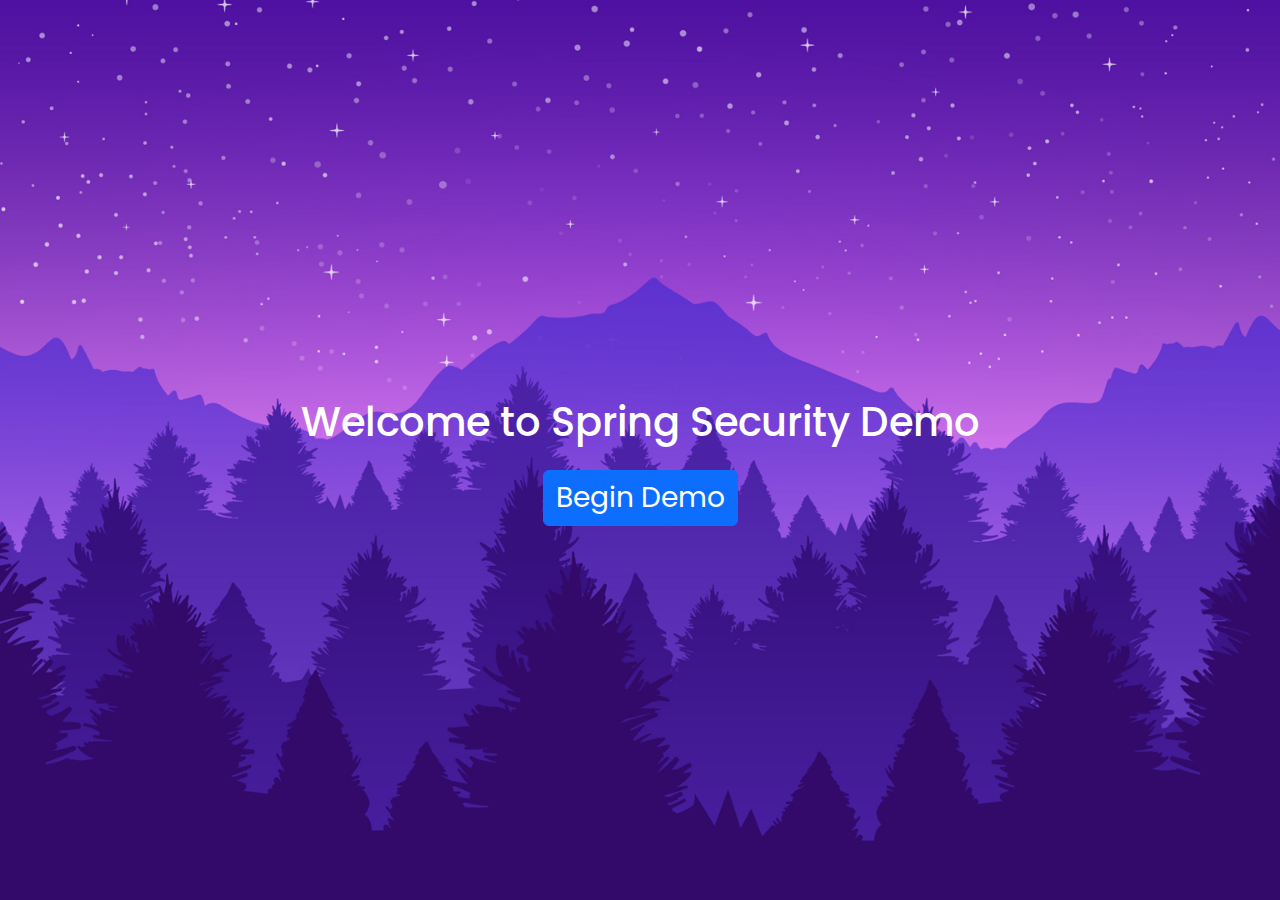
<file: src/main/resources/static/index.html>
<!doctype html>
<html lang="en">
  <head>
    <meta charset="utf-8">
    <meta name="viewport" content="width=device-width, initial-scale=1">
    <title>Login App Demo</title>
    <link rel="stylesheet" href="styles/style.css">
    <link href="https://cdn.jsdelivr.net/npm/bootstrap@5.3.3/dist/css/bootstrap.min.css" rel="stylesheet" integrity="sha384-QWTKZyjpPEjISv5WaRU9OFeRpok6YctnYmDr5pNlyT2bRjXh0JMhjY6hW+ALEwIH" crossorigin="anonymous">
  </head>
  <body>
    <div class="container">
        <h1 class="text-center text-white my-4">Welcome to Spring Security Demo</h1>
        <div class="text-center">
          <a class="btn btn-primary fs-3" href="/registration">Begin Demo</a>
        </div>
    </div>
    <script src="https://cdn.jsdelivr.net/npm/bootstrap@5.3.3/dist/js/bootstrap.bundle.min.js" integrity="sha384-YvpcrYf0tY3lHB60NNkmXc5s9fDVZLESaAA55NDzOxhy9GkcIdslK1eN7N6jIeHz" crossorigin="anonymous"></script>
  </body>
</html>
</file>
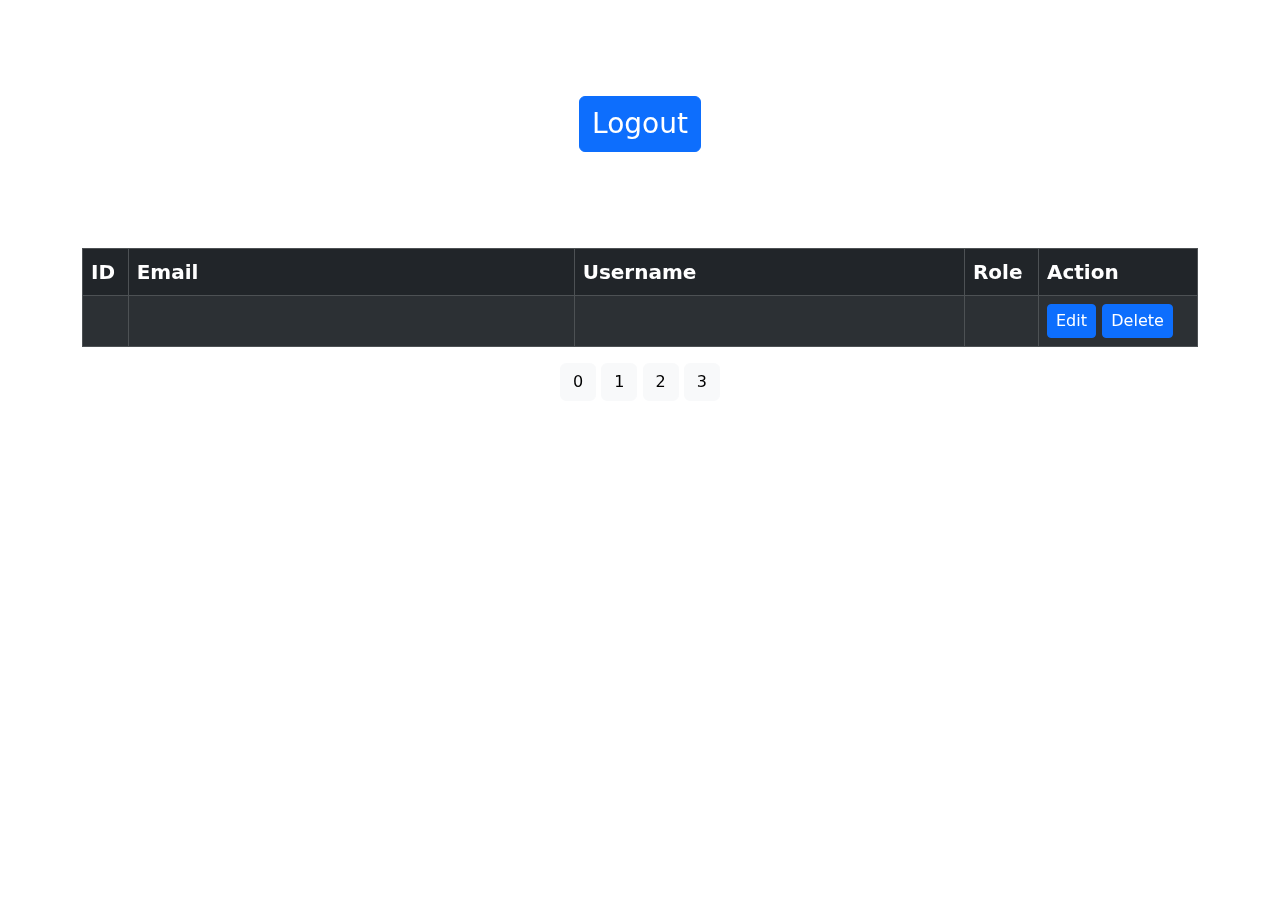
<file: src/main/resources/templates/admin_page.html>
<!doctype html>
<html lang="en" xmlns:th="https://www.thymeleaf.org">
  <head>
    <meta charset="utf-8">
    <meta name="viewport" content="width=device-width, initial-scale=1">
    <title>Login App Demo</title>
    <link rel="stylesheet" th:href="@{styles/style.css}">
    <link href="https://cdn.jsdelivr.net/npm/bootstrap@5.3.3/dist/css/bootstrap.min.css" rel="stylesheet" integrity="sha384-QWTKZyjpPEjISv5WaRU9OFeRpok6YctnYmDr5pNlyT2bRjXh0JMhjY6hW+ALEwIH" crossorigin="anonymous">
  </head>
  <body>
    <div class="container fixed-top">
        
        <h1 class="text-center text-white my-4">Welcome to Admin Page, [[${user.getUsername()}]]</h1>
        
        <div class="text-center">
          <a class="btn btn-primary fs-3" href="/logout">Logout</a>
        </div>
        
        <h1 class="text-center text-white my-4">User List:</h1>
        
        <table class="table table-striped table-hover table-bordered table-dark fs-5 usertable">
        	<thead>
        		<tr>
        			<th>ID</th>
        			<th>Email</th>
        			<th>Username</th>
        			<th>Role</th>
        			<th>Action</th>
        		</tr>
        	</thead>
        	
        	<tbody>
        		<tr th:each="userCell: ${users}">
        			<td th:text="${userCell.id}"></td>
        			<td th:text="${userCell.email}" width = "40%"></td>
        			<td th:text="${userCell.username}" width = "35%"></td>
        			<td th:text="${userCell.role}"></td>
        			<td style="white-space: nowrap">
  						<a class="btn btn-primary btn-sm fs-6"
  							th:href="@{/users/edit(id=${userCell.id})}"
  							 th:if="${userCell.role} != 'ADMIN'">Edit</a>
  						<a class="btn btn-primary btn-sm fs-6"
  							th:href="@{/users/delete(id=${userCell.id})}"
  							onclick="return confirm('Are you sure?')"
  							 th:if="${userCell.role} != 'ADMIN'">Delete</a>
  					</td>
        		</tr>
        	</tbody>
        </table>
        
        <div class="text-center">
          <a class="btn btn-light fs-6" href="/admin-page?page=0">0</a>
          <a class="btn btn-light fs-6" href="/admin-page?page=1">1</a>
          <a class="btn btn-light fs-6" href="/admin-page?page=2">2</a>
          <a class="btn btn-light fs-6" href="/admin-page?page=3">3</a>
        </div>
        
    </div>
    <script src="https://cdn.jsdelivr.net/npm/bootstrap@5.3.3/dist/js/bootstrap.bundle.min.js" integrity="sha384-YvpcrYf0tY3lHB60NNkmXc5s9fDVZLESaAA55NDzOxhy9GkcIdslK1eN7N6jIeHz" crossorigin="anonymous"></script>
  </body>
</html>
</file>
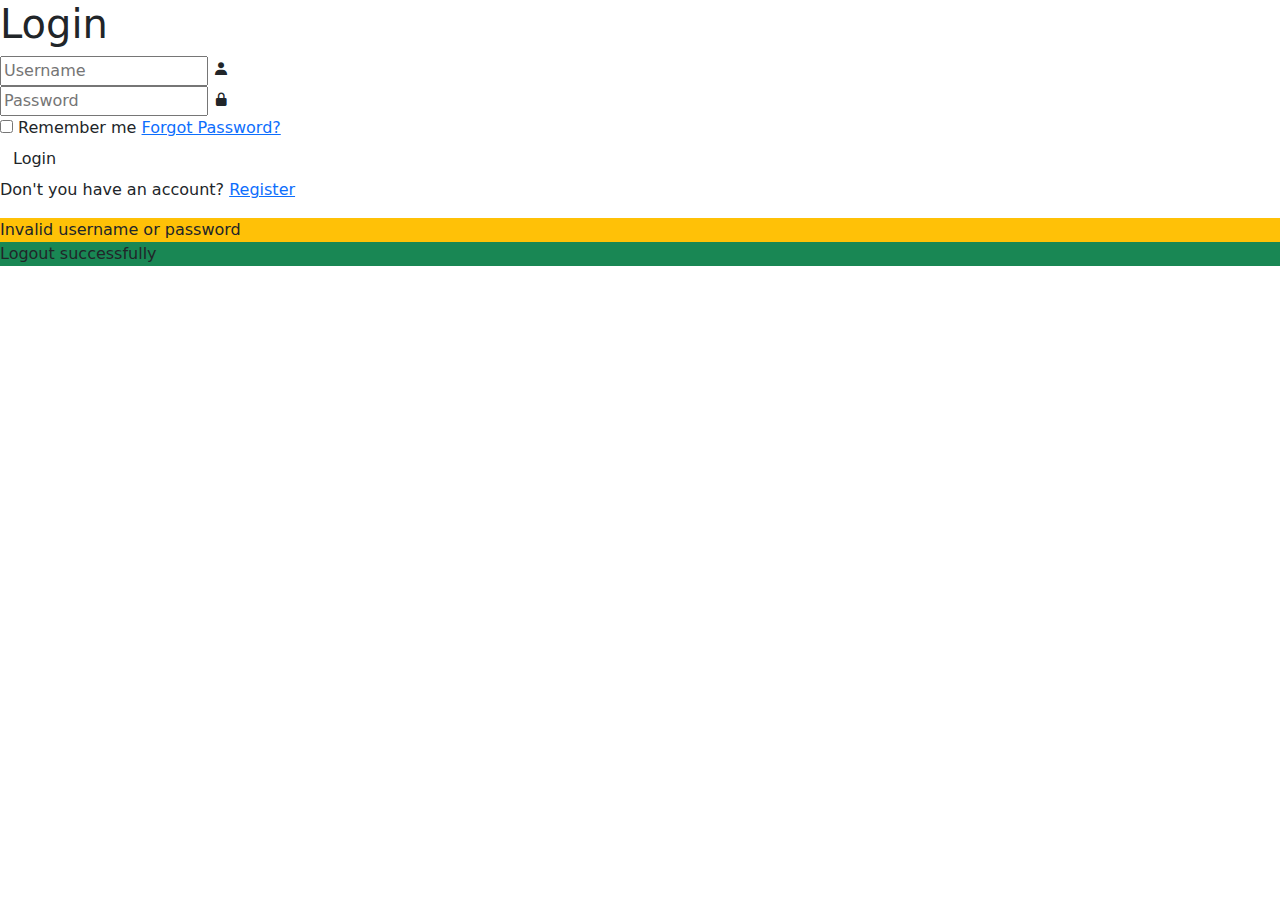
<file: src/main/resources/templates/login_form.html>
<!DOCTYPE html>
<html xlmns:th="https://www.thymeleaf.org">

<head>
    <meta charset="UTF-8">
    <meta http-equiv="X-UA-Compatible" content="IE-edge">
    <meta name="viewport" content="width-device-width, intial-scale=1.0">
    <title>Login App Demo</title>
    <link rel="stylesheet" th:href="@{styles/style.css}">
    <link href="https://cdn.jsdelivr.net/npm/bootstrap@5.3.3/dist/css/bootstrap.min.css" rel="stylesheet" integrity="sha384-QWTKZyjpPEjISv5WaRU9OFeRpok6YctnYmDr5pNlyT2bRjXh0JMhjY6hW+ALEwIH" crossorigin="anonymous">
    <link href='https://unpkg.com/boxicons@2.1.4/css/boxicons.min.css' rel='stylesheet'>
</head>

<body>

    <div class="wrapper">
        <form 
        th:action="@{/login}"
        method="post">
        
            <h1>Login</h1>
            
            <div class="input-box">
                <input type="text" 
                id="username"
                name="username"
                placeholder="Username" 
                required>
                <i class='bx bxs-user'></i>
            </div>
            
            <div class="input-box">
                <input type="password"
                id="password" 
                name="password"
                placeholder="Password" 
                required>
                <i class='bx bxs-lock-alt' ></i>
            </div>

            <div class="remember-forgot">
                <label><input type="checkbox"> Remember me
                </label>
                <a href="#">Forgot Password?</a>
            </div>

            <button type="submit" class="btn">Login</button>

            <div class="register-link">
                <p>Don't you have an account? <a href="/registration">Register</a></p>
            </div>
        </form>

        <div class="message bg-warning" th:if="${param.error}">
            Invalid username or password
        </div>

        <div class="message bg-success" th:if="${param.logout}">
            Logout successfully
        </div>
        
    </div>
    
    <script src="https://cdn.jsdelivr.net/npm/bootstrap@5.3.3/dist/js/bootstrap.bundle.min.js" integrity="sha384-YvpcrYf0tY3lHB60NNkmXc5s9fDVZLESaAA55NDzOxhy9GkcIdslK1eN7N6jIeHz" crossorigin="anonymous"></script>
  
</body>

</html>
</file>
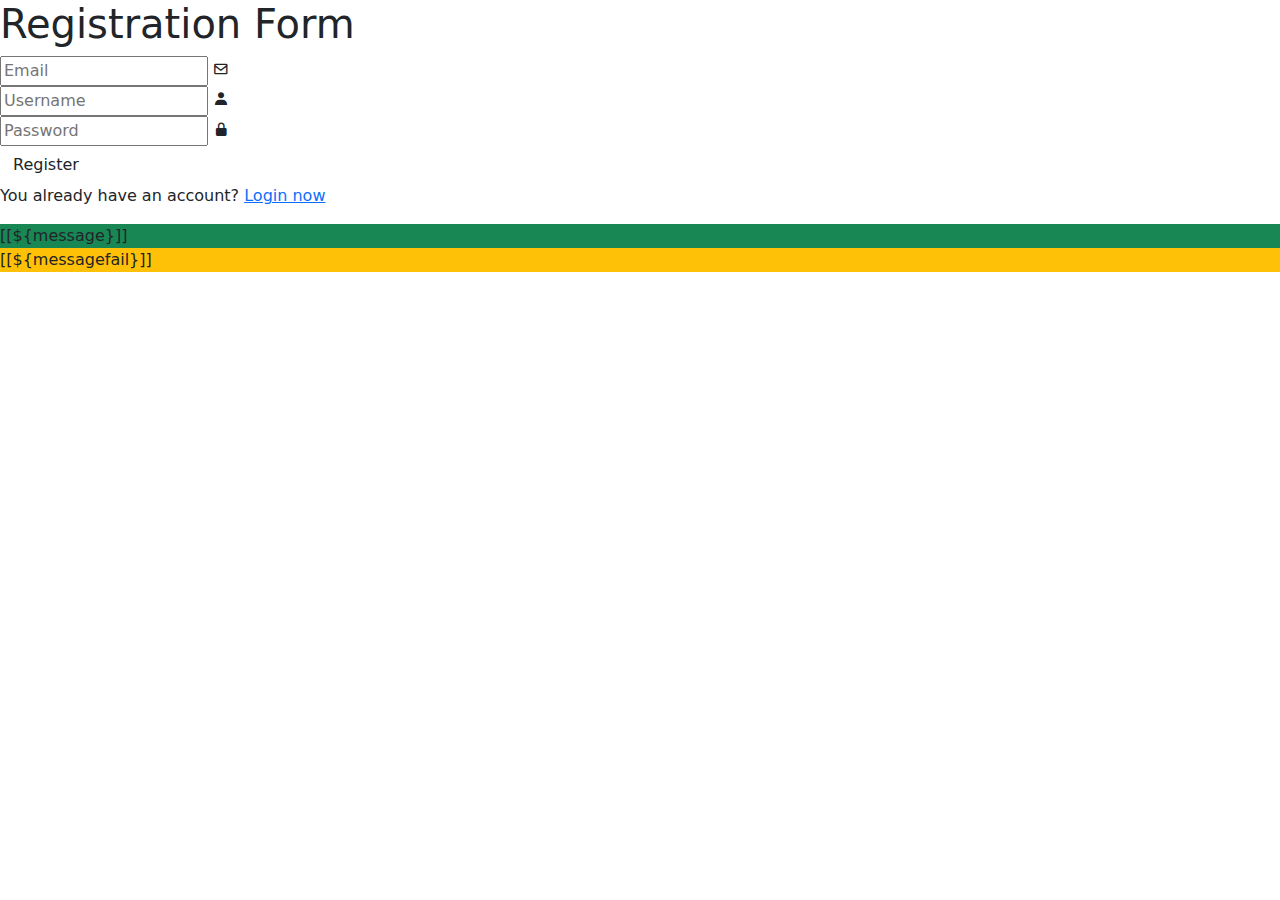
<file: src/main/resources/templates/register_form.html>
<!DOCTYPE html>
<html xmlns:th="https://www.thymeleaf.org">

<head>
    <meta charset="UTF-8">
    <meta http-equiv="X-UA-Compatible" content="IE-edge">
    <meta name="viewport" content="width-device-width, intial-scale=1.0">
    <title>Login App Demo</title>
    <link rel="stylesheet" th:href="@{/styles/style.css}">
    <link href='https://unpkg.com/boxicons@2.1.4/css/boxicons.min.css' rel='stylesheet'>
    <link href="https://cdn.jsdelivr.net/npm/bootstrap@5.3.3/dist/css/bootstrap.min.css" rel="stylesheet" integrity="sha384-QWTKZyjpPEjISv5WaRU9OFeRpok6YctnYmDr5pNlyT2bRjXh0JMhjY6hW+ALEwIH" crossorigin="anonymous">
</head>

<body>

    <div class="wrapper">
        <form 
        th:action="@{/registration}" 
        th:method="post"
        th:object="${userDto}">
        
            <h1>Registration Form</h1>
            
            <div class="input-box">
                <input type="text" 
                th:field="${userDto.email}"
                placeholder="Email" 
                required>
                <i class='bx bx-envelope' ></i>
            </div>
            
            <div class="input-box">
                <input type="text" 
                th:field="${userDto.username}"
                placeholder="Username" 
                required>
                <i class='bx bxs-user'></i>
            </div>
            
            <div class="input-box">
                <input type="password" 
                th:field="${userDto.password}" 
                placeholder="Password" 
                required>
                <i class='bx bxs-lock-alt' ></i>
            </div>

            <button type="submit" class="btn">Register</button>
            
            <div class="register-link">
                <p>You already have an account? <a href="/login">Login now</a></p>
            </div>

        </form>
        
    	<div class="message bg-success" th:if="${message != null}">[[${message}]]</div>
    	<div class="message bg-warning" th:if="${messagefail != null}">[[${messagefail}]]</div>
        
    </div>
    
    <script src="https://cdn.jsdelivr.net/npm/bootstrap@5.3.3/dist/js/bootstrap.bundle.min.js" integrity="sha384-YvpcrYf0tY3lHB60NNkmXc5s9fDVZLESaAA55NDzOxhy9GkcIdslK1eN7N6jIeHz" crossorigin="anonymous"></script>
  
</body>

</html>
</file>
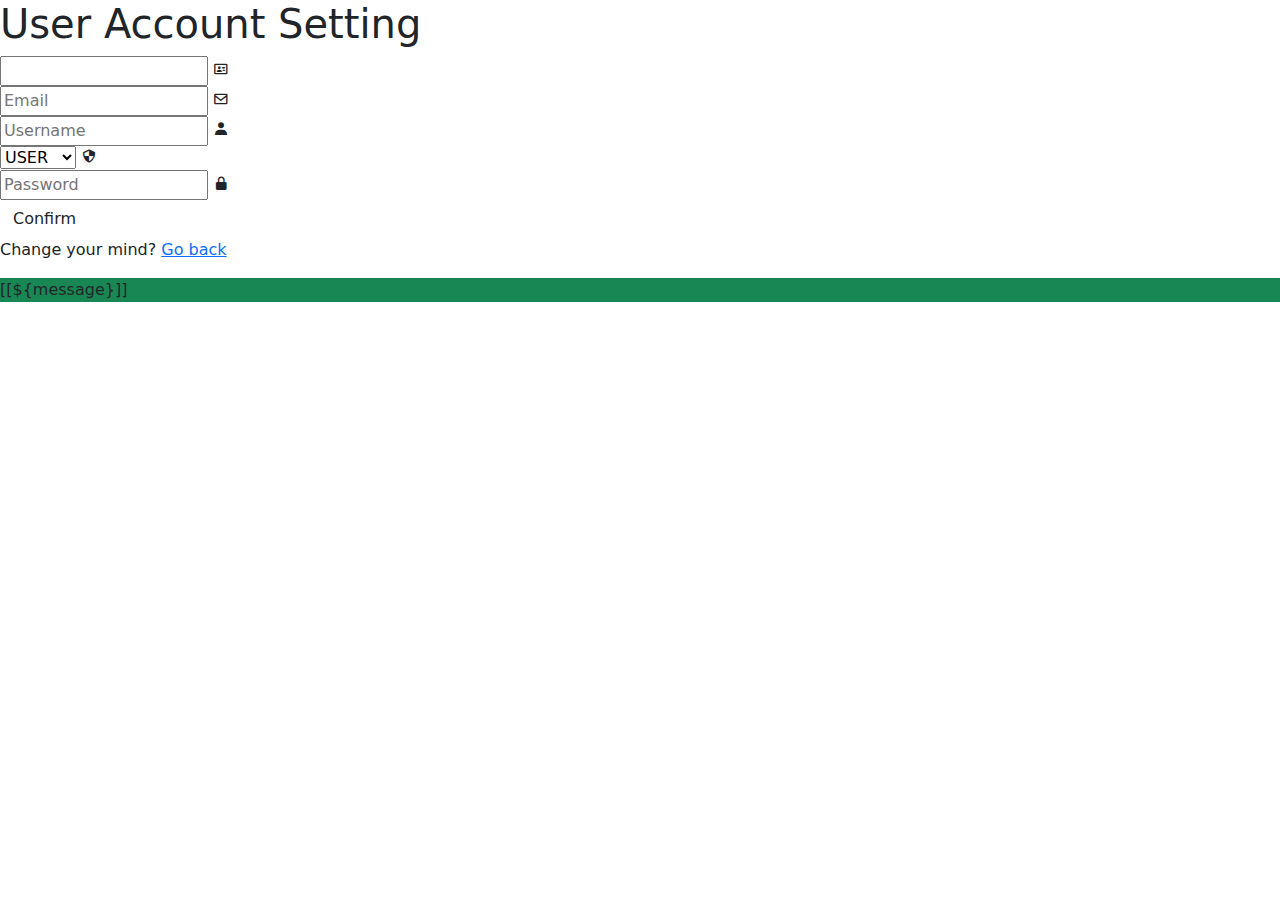
<file: src/main/resources/templates/user_edit.html>
<!DOCTYPE html>
<html xmlns:th="https://www.thymeleaf.org">

<head>
    <meta charset="UTF-8">
    <meta http-equiv="X-UA-Compatible" content="IE-edge">
    <meta name="viewport" content="width-device-width, intial-scale=1.0">
    <title>Login App Demo</title>
    <link rel="stylesheet" th:href="@{/styles/style.css}">
    <link href='https://unpkg.com/boxicons@2.1.4/css/boxicons.min.css' rel='stylesheet'>
    <link href="https://cdn.jsdelivr.net/npm/bootstrap@5.3.3/dist/css/bootstrap.min.css" rel="stylesheet" integrity="sha384-QWTKZyjpPEjISv5WaRU9OFeRpok6YctnYmDr5pNlyT2bRjXh0JMhjY6hW+ALEwIH" crossorigin="anonymous">
</head>

<body>

    <div class="wrapper">
        <form 
        th:method="post"
        th:object="${userDto}">
        
            <h1>User Account Setting</h1>
            
            <div class="input-box">
                <input type="text" 
                readonly
                th:value="${userDto.id}">
                <i class='bx bx-id-card'></i>
            </div>
            
            <div class="input-box">
                <input type="text" 
                th:field="${userDto.email}"
                placeholder="Email" 
                required>
                <i class='bx bx-envelope' ></i>
            </div>
            
            <div class="input-box">
                <input type="text" 
                th:field="${userDto.username}"
                placeholder="Username" 
                required>
                <i class='bx bxs-user'></i>
            </div>
            
            <div class="input-box">
                <select class="select-box" th:field="${userDto.role}">
                	<option class="option-box" value="USER">USER</option>
                	<option class="option-box" value="ADMIN">ADMIN</option>
                </select>
                <i class='bx bx-shield-quarter' ></i>
            </div>
            
            <div class="input-box">
                <input type="password" 
                th:field="${userDto.password}" 
                placeholder="Password" 
                required>
                <i class='bx bxs-lock-alt' ></i>
            </div>

            <button type="submit" class="btn">Confirm</button>
            
            <div class="register-link">
                <p>Change your mind? <a href="/admin-page">Go back</a></p>
            </div>

        </form>
        
    	<div class="message bg-success" th:if="${message != null}">[[${message}]]</div>
        
    </div>
    
    <script src="https://cdn.jsdelivr.net/npm/bootstrap@5.3.3/dist/js/bootstrap.bundle.min.js" integrity="sha384-YvpcrYf0tY3lHB60NNkmXc5s9fDVZLESaAA55NDzOxhy9GkcIdslK1eN7N6jIeHz" crossorigin="anonymous"></script>
  
</body>

</html>
</file>
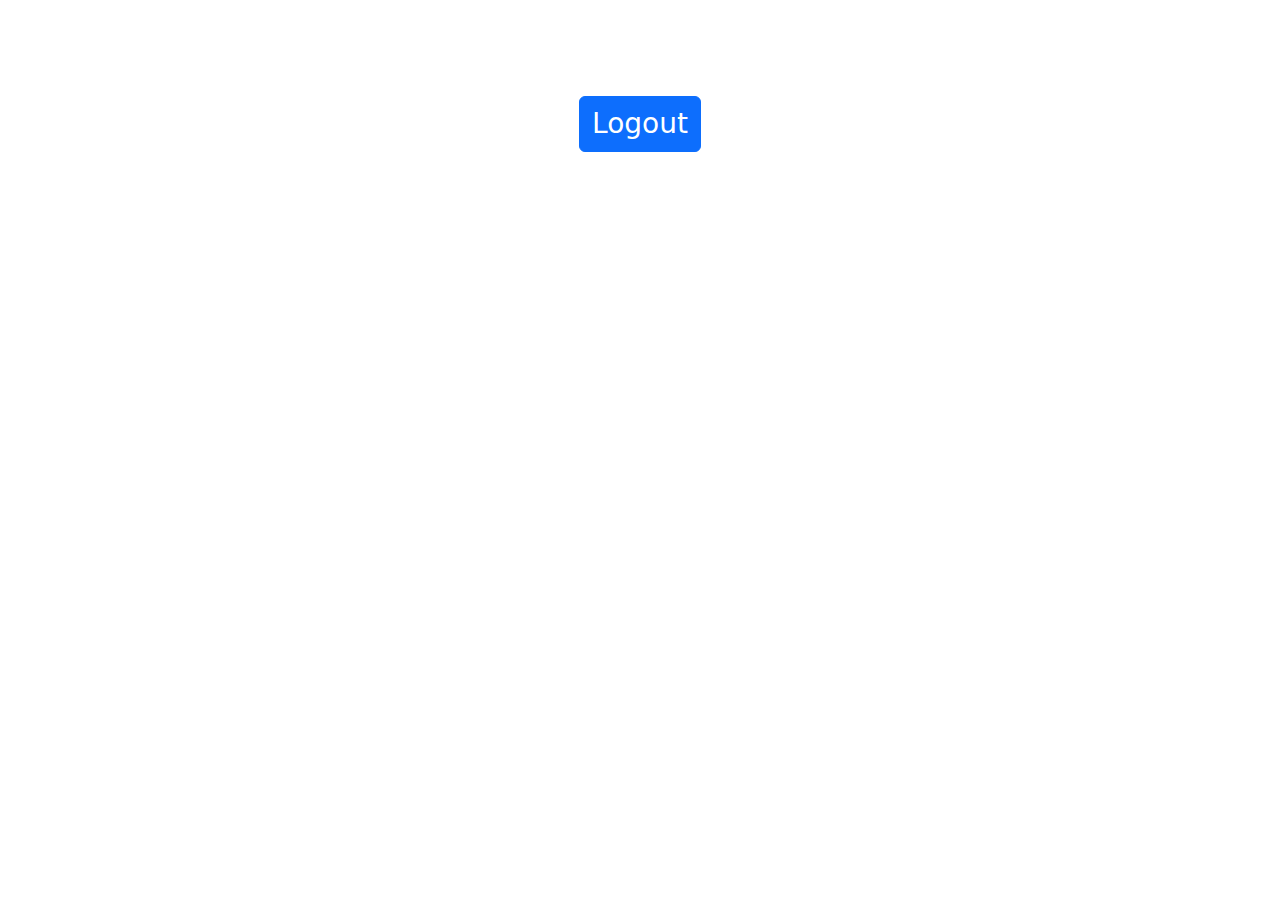
<file: src/main/resources/templates/user_page.html>
<!doctype html>
<html lang="en" xmlns:th="https://www.thymeleaf.org">
  <head>
    <meta charset="utf-8">
    <meta name="viewport" content="width=device-width, initial-scale=1">
    <title>Login App Demo</title>
    <link rel="stylesheet" th:href="@{styles/style.css}">
    <link href="https://cdn.jsdelivr.net/npm/bootstrap@5.3.3/dist/css/bootstrap.min.css" rel="stylesheet" integrity="sha384-QWTKZyjpPEjISv5WaRU9OFeRpok6YctnYmDr5pNlyT2bRjXh0JMhjY6hW+ALEwIH" crossorigin="anonymous">
  </head>
  <body>
    <div class="container">
        <h1 class="text-center text-white my-4">Welcome to User Page, [[${user.getUsername()}]]</h1>
        <div class="text-center">
          <a class="btn btn-primary fs-3" href="/logout">Logout</a>
        </div>
    </div>
    <script src="https://cdn.jsdelivr.net/npm/bootstrap@5.3.3/dist/js/bootstrap.bundle.min.js" integrity="sha384-YvpcrYf0tY3lHB60NNkmXc5s9fDVZLESaAA55NDzOxhy9GkcIdslK1eN7N6jIeHz" crossorigin="anonymous"></script>
  </body>
</html>
</file>
<file: src/main/resources/static/styles/style.css>
@import url("https://fonts.googleapis.com/css2?family=Poppins:wght@300;400;500;600;700;800;900&display=swap");

* {
    margin: 0;
    padding: 0;
    box-sizing: border-box;
    font-family: "Poppins", sans-serif;
}

body {
    display: flex;
    justify-content: center;
    align-items: center;
    min-height: 100vh;
    background: url('img.jpg') no-repeat;
    background-size: cover;
    background-position: center;
}

.wrapper {
    width: 420px;
    background: transparent;
    border: 2px solid rgba(255, 255, 255, .2);
    backdrop-filter: blur(20px);
    box-shadow: 0 0 10px rgba(0, 0, 0, .2);
    color: #fff;
    border-radius: 10px;
    padding: 30px 40px;
}

.wrapper h1 {
    font-size: 35px;
    text-align: center;
}

.wrapper .input-box {
    position: relative;
    width: 100%;
    height: 50px;
    margin: 30px 0;
}

.input-box input {
    width: 100%;
    height: 100%;
    background: transparent;
    border: none;
    outline: none;
    border:  2px solid rgba(255, 255, 255, .2);
    border-radius: 40px;
    font-size: 16px;
    color: #fff;
    padding: 20px 45px 20px 20px;
}

.select-box {
    width: 100%;
    height: 100%;
    background: transparent;
    border: none;
    outline: none;
    border:  2px solid rgba(255, 255, 255, .2);
    border-radius: 40px;
    font-size: 16px;
    color: #fff;
    padding-left: 20px;
}

.option-box {
    color: black;
}

.input-box input::placeholder {
    color: #fff;
}
 .input-box i {
    position: absolute;
    right: 20px;
    top: 50%;
    transform: translateY(-50%);
    font-size: 20px;
 }

 .wrapper .remember-forgot {
    display: flex;
    justify-content: space-between;
    font-size: 14.5px;
    margin: -15px 0 15px;
 }

 .remember-forgot label input {
    accent-color: #fff;
    margin-right: 3px;
 }

 .remember-forgot a {
    color:#fff;
    text-decoration: none;
 }

 .remember-forgot a:hover {
    text-decoration: underline;
 }

 .wrapper .btn {
    width: 100%;
    height: 45px;
    background: #fff;
    border: none;
    outline: none;
    border-radius: 40px;
    box-shadow: 0 0 10px rgba(0, 0, 0, .1);
    cursor: pointer;
    font-size: 16px;
    color: #333;
    font-weight: 600;
    margin: 0px 0 15px;
 }

 .wrapper .register-link {
    font-size: 14.5px;
    text-align: center;
    margin: 5px 0 15px;
 }
 
 .register-link p a {
    color: #fff;
    text-decoration: none;
    font-weight: 600;
 }

 .register-link p a:hover {
    text-decoration: underline;
 }

 .wrapper .message {
   font-size: 16px;
   font-weight: 600;
   text-align: center;
   padding: 10px;
   border-radius: 30px;
 }
 
 .usertable {
 	margin: 30px 0px 20px;
 }
</file>
